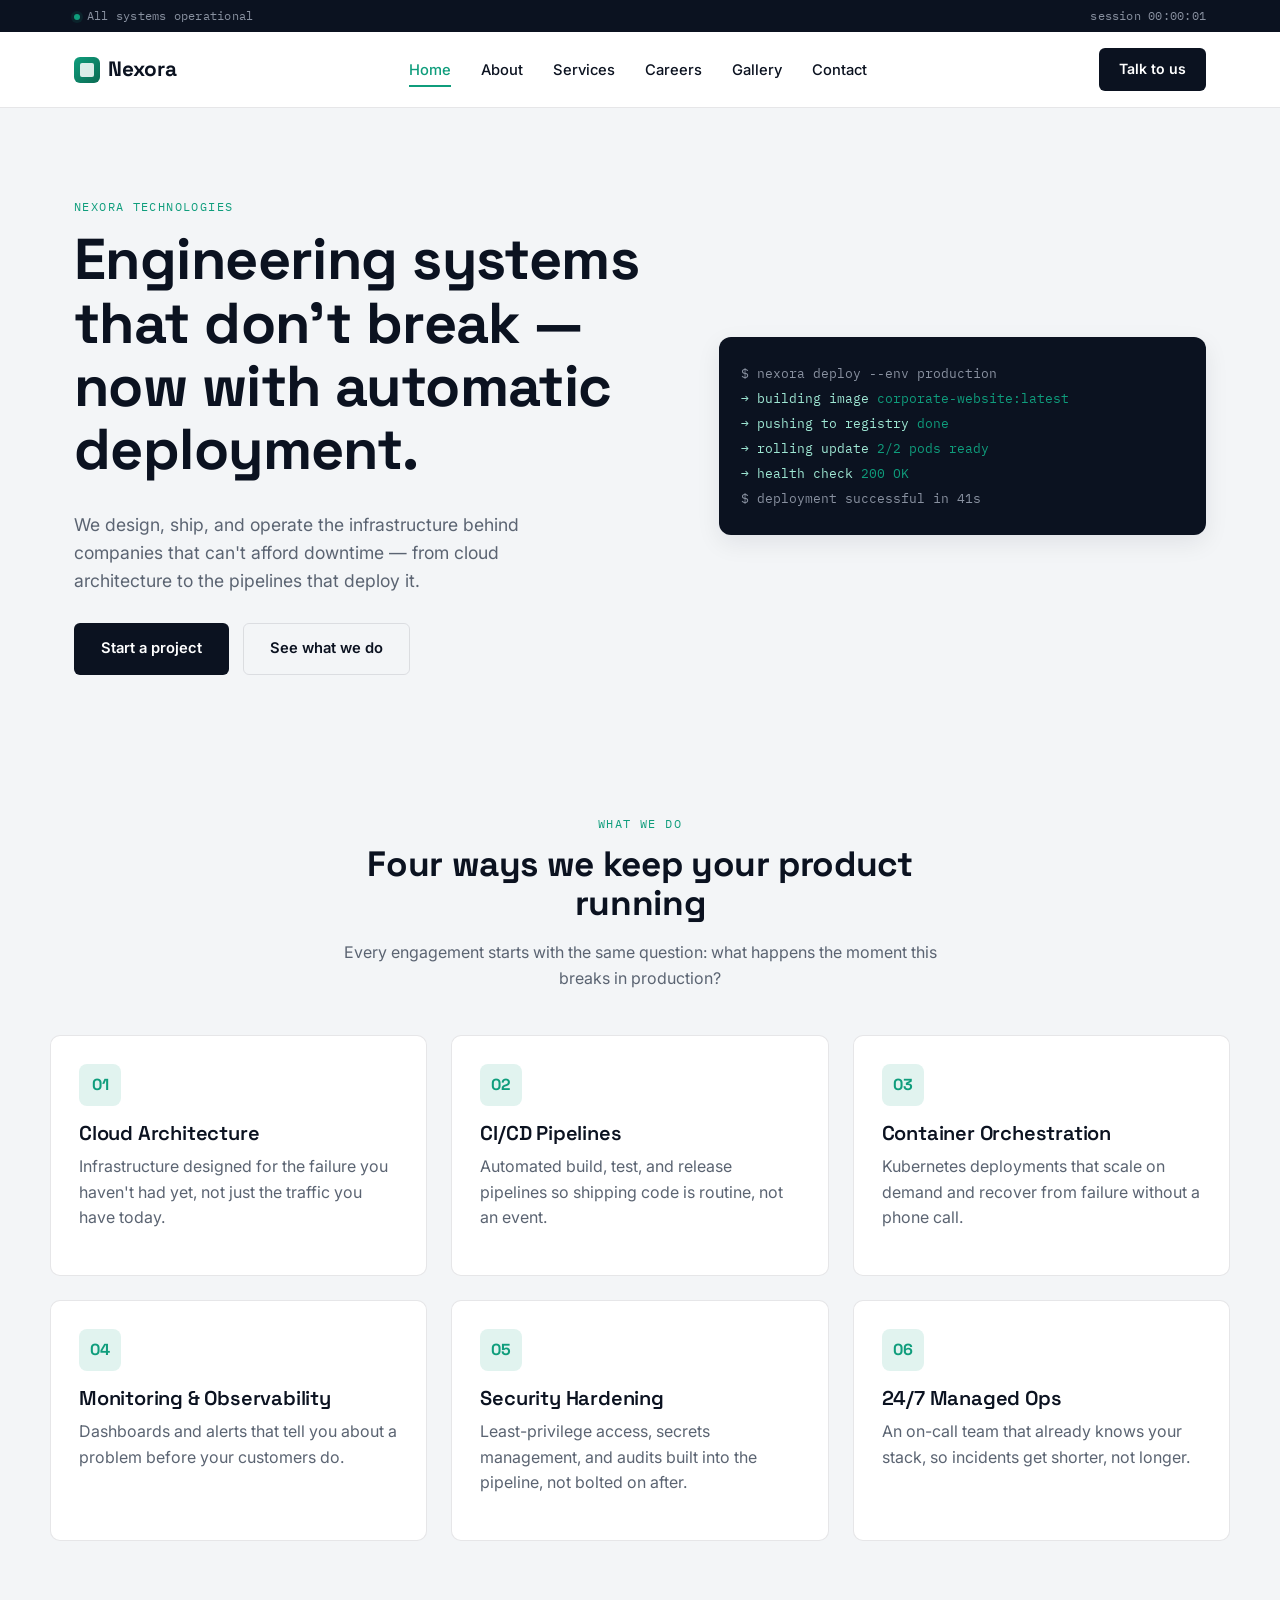
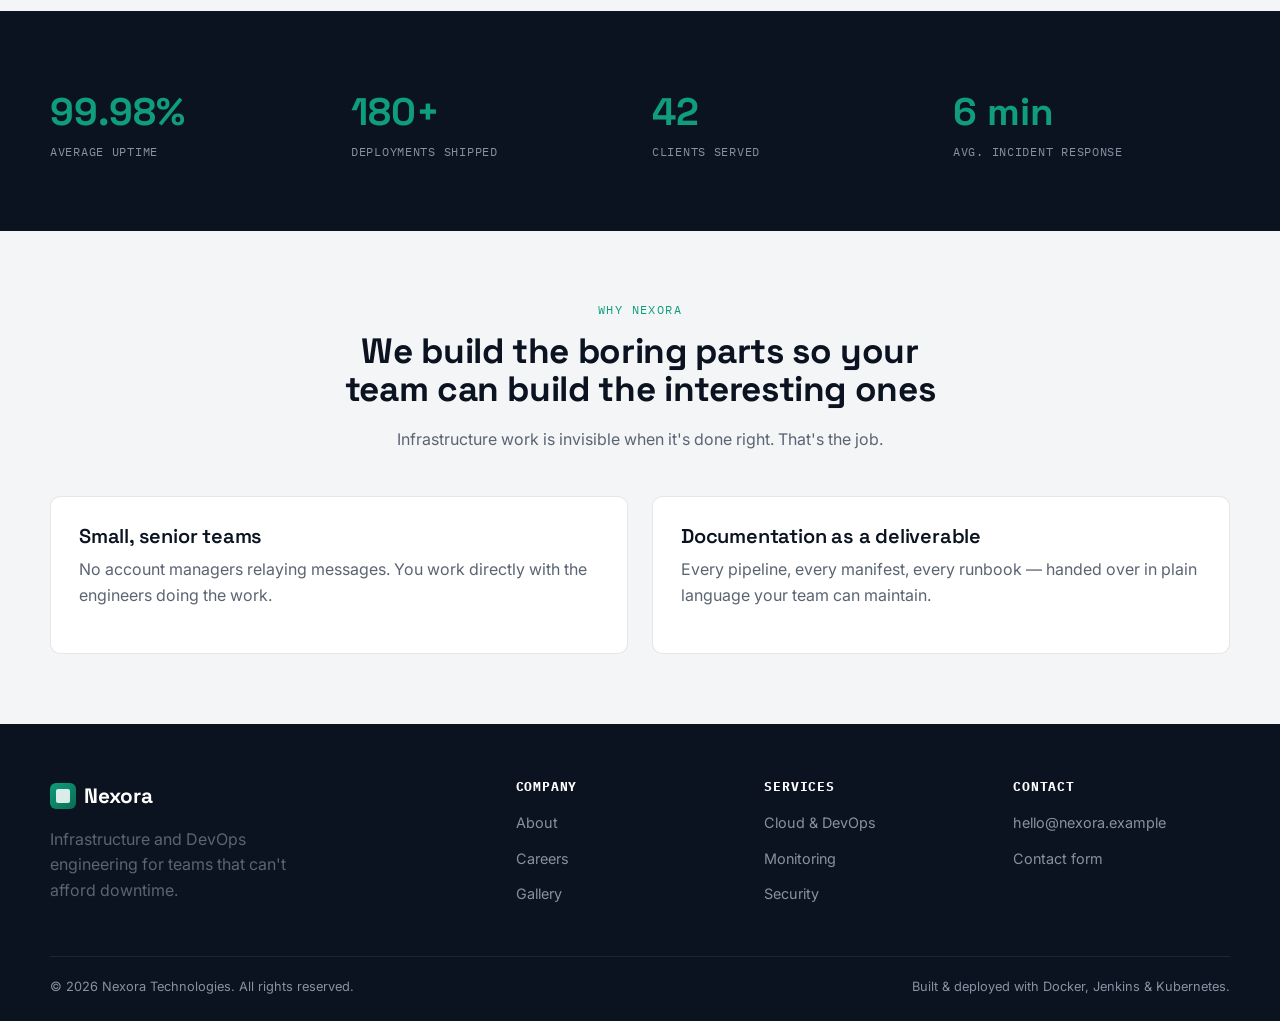
<file: index.html>
<!DOCTYPE html>
<html lang="en">
<head>
<meta charset="UTF-8">
<meta name="viewport" content="width=device-width, initial-scale=1.0">
<title>Nexora Technologies — Engineering systems that don't break</title>
<link rel="preconnect" href="https://fonts.googleapis.com">
<link href="https://fonts.googleapis.com/css2?family=Space+Grotesk:wght@500;700&family=Inter:wght@400;500;600&family=IBM+Plex+Mono:wght@400;500&display=swap" rel="stylesheet">
<link rel="stylesheet" href="css/style.css">
</head>
<body>

<div class="status-rail">
  <div class="container">
    <span><span class="status-dot"></span>All systems operational</span>
    <span id="uptime-clock">session 00:00:00</span>
  </div>
</div>

<header class="site-header">
  <nav class="navbar">
    <a href="index.html" class="logo"><span class="logo-mark"></span>Nexora</a>
    <ul class="nav-links">
      <li><a href="index.html">Home</a></li>
      <li><a href="about.html">About</a></li>
      <li><a href="services.html">Services</a></li>
      <li><a href="careers.html">Careers</a></li>
      <li><a href="gallery.html">Gallery</a></li>
      <li><a href="contact.html">Contact</a></li>
    </ul>
    <a href="contact.html" class="nav-cta">Talk to us</a>
    <button class="hamburger" aria-label="Menu"><span></span><span></span><span></span></button>
  </nav>
</header>

<section class="hero">
  <div>
    <span class="eyebrow">Nexora Technologies</span>
    <h1>Engineering systems that don't break — now with automatic deployment.</h1>
    <p class="lead">We design, ship, and operate the infrastructure behind companies that can't afford downtime — from cloud architecture to the pipelines that deploy it.</p>
    <div class="hero-actions">
      <a href="contact.html" class="btn btn-primary">Start a project</a>
      <a href="services.html" class="btn btn-outline">See what we do</a>
    </div>
  </div>
  <div class="hero-visual">
    <div class="line dim">$ nexora deploy --env production</div>
    <div class="line">→ building image <span class="ok">corporate-website:latest</span></div>
    <div class="line">→ pushing to registry <span class="ok">done</span></div>
    <div class="line">→ rolling update <span class="ok">2/2 pods ready</span></div>
    <div class="line">→ health check <span class="ok">200 OK</span></div>
    <div class="line dim">$ deployment successful in 41s</div>
  </div>
</section>

<section>
  <div class="section-head">
    <span class="eyebrow">What we do</span>
    <h2>Four ways we keep your product running</h2>
    <p>Every engagement starts with the same question: what happens the moment this breaks in production?</p>
  </div>
  <div class="grid-3">
    <div class="card">
      <div class="icon">01</div>
      <h3>Cloud Architecture</h3>
      <p>Infrastructure designed for the failure you haven't had yet, not just the traffic you have today.</p>
    </div>
    <div class="card">
      <div class="icon">02</div>
      <h3>CI/CD Pipelines</h3>
      <p>Automated build, test, and release pipelines so shipping code is routine, not an event.</p>
    </div>
    <div class="card">
      <div class="icon">03</div>
      <h3>Container Orchestration</h3>
      <p>Kubernetes deployments that scale on demand and recover from failure without a phone call.</p>
    </div>
    <div class="card">
      <div class="icon">04</div>
      <h3>Monitoring &amp; Observability</h3>
      <p>Dashboards and alerts that tell you about a problem before your customers do.</p>
    </div>
    <div class="card">
      <div class="icon">05</div>
      <h3>Security Hardening</h3>
      <p>Least-privilege access, secrets management, and audits built into the pipeline, not bolted on after.</p>
    </div>
    <div class="card">
      <div class="icon">06</div>
      <h3>24/7 Managed Ops</h3>
      <p>An on-call team that already knows your stack, so incidents get shorter, not longer.</p>
    </div>
  </div>
</section>

<section class="band-dark">
  <div class="stats-row">
    <div class="stat"><div class="num">99.98%</div><div class="label">Average uptime</div></div>
    <div class="stat"><div class="num">180+</div><div class="label">Deployments shipped</div></div>
    <div class="stat"><div class="num">42</div><div class="label">Clients served</div></div>
    <div class="stat"><div class="num">6 min</div><div class="label">Avg. incident response</div></div>
  </div>
</section>

<section>
  <div class="section-head">
    <span class="eyebrow">Why Nexora</span>
    <h2>We build the boring parts so your team can build the interesting ones</h2>
    <p>Infrastructure work is invisible when it's done right. That's the job.</p>
  </div>
  <div class="grid-2">
    <div class="card">
      <h3>Small, senior teams</h3>
      <p>No account managers relaying messages. You work directly with the engineers doing the work.</p>
    </div>
    <div class="card">
      <h3>Documentation as a deliverable</h3>
      <p>Every pipeline, every manifest, every runbook — handed over in plain language your team can maintain.</p>
    </div>
  </div>
</section>

<footer class="site-footer">
  <div class="footer-grid">
    <div>
      <a href="index.html" class="logo" style="color:#fff;"><span class="logo-mark"></span>Nexora</a>
      <p style="margin-top:14px; max-width:280px;">Infrastructure and DevOps engineering for teams that can't afford downtime.</p>
    </div>
    <div>
      <h4>Company</h4>
      <ul>
        <li><a href="about.html">About</a></li>
        <li><a href="careers.html">Careers</a></li>
        <li><a href="gallery.html">Gallery</a></li>
      </ul>
    </div>
    <div>
      <h4>Services</h4>
      <ul>
        <li><a href="services.html">Cloud &amp; DevOps</a></li>
        <li><a href="services.html">Monitoring</a></li>
        <li><a href="services.html">Security</a></li>
      </ul>
    </div>
    <div>
      <h4>Contact</h4>
      <ul>
        <li><a href="mailto:hello@nexora.example">hello@nexora.example</a></li>
        <li><a href="contact.html">Contact form</a></li>
      </ul>
    </div>
  </div>
  <div class="footer-bottom">
    <span>© 2026 Nexora Technologies. All rights reserved.</span>
    <span>Built &amp; deployed with Docker, Jenkins &amp; Kubernetes.</span>
  </div>
</footer>

<script src="js/script.js"></script>
</body>
</html>
</file>
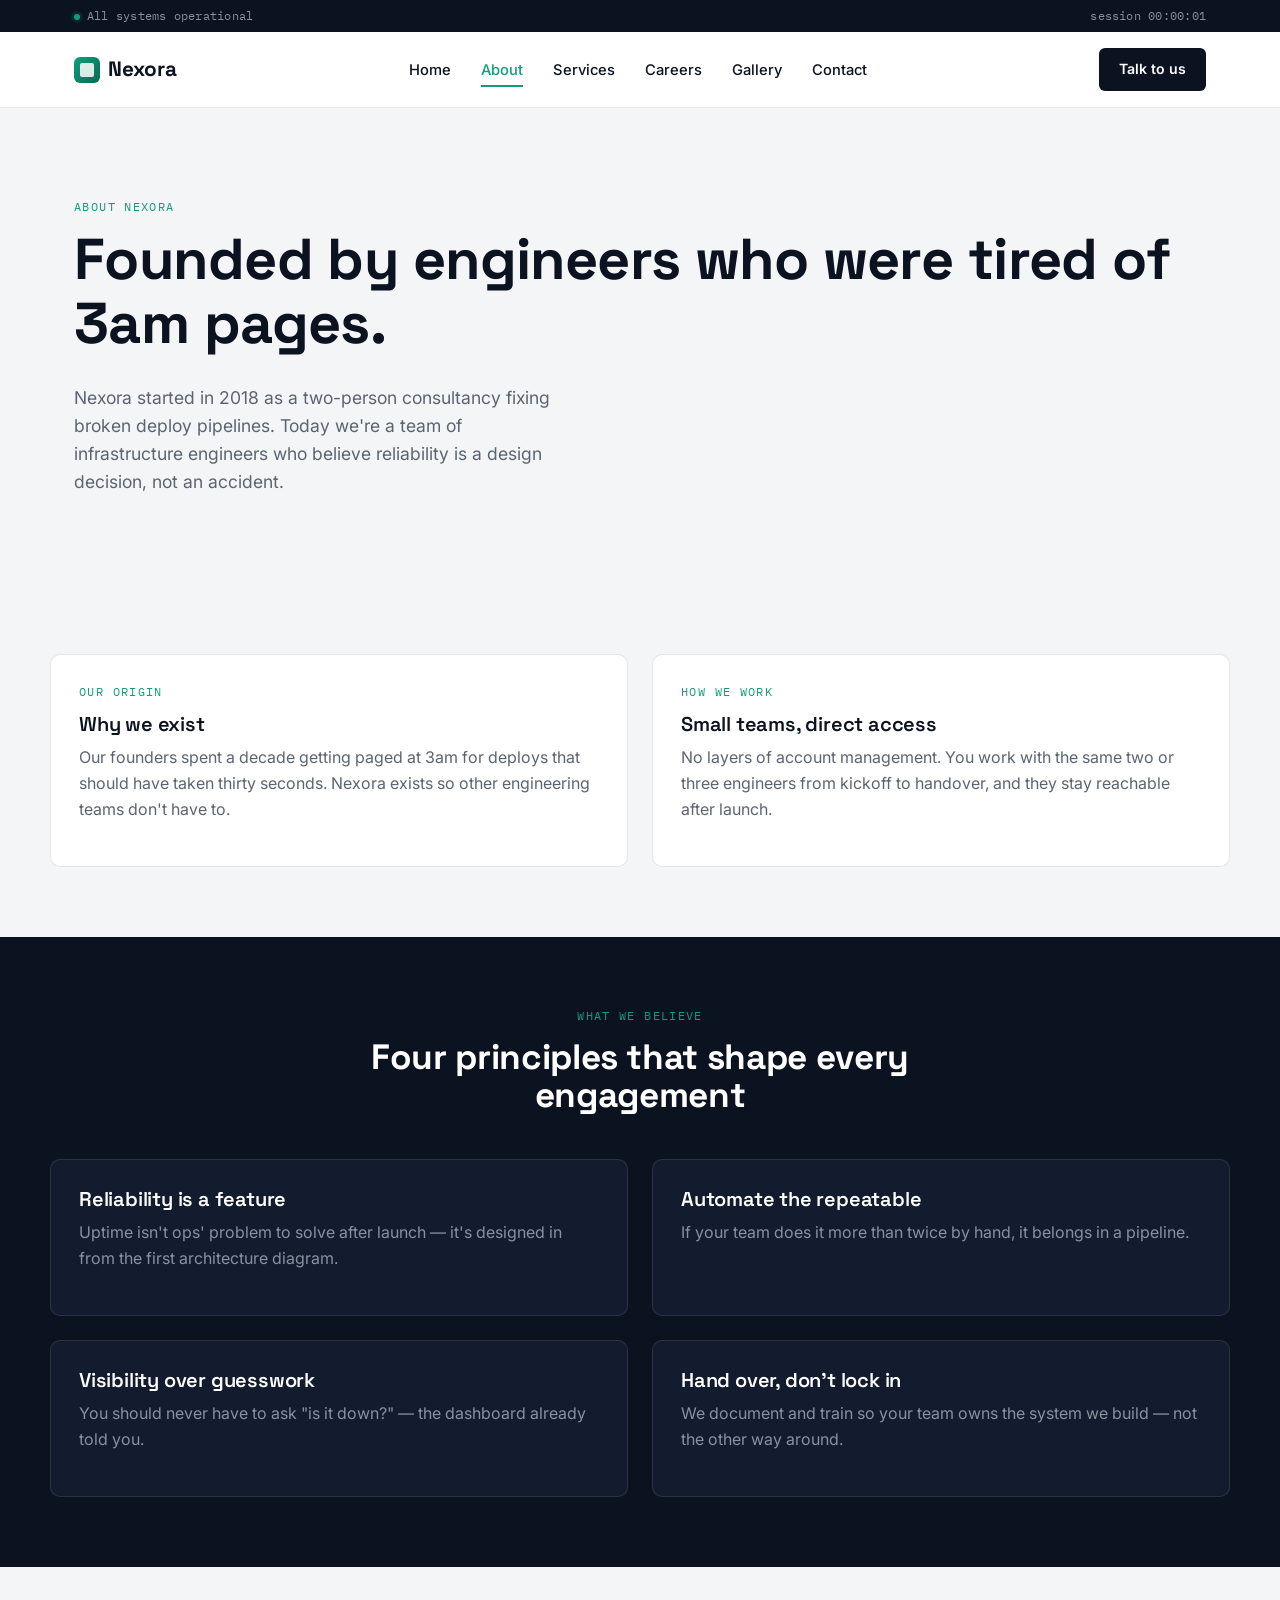
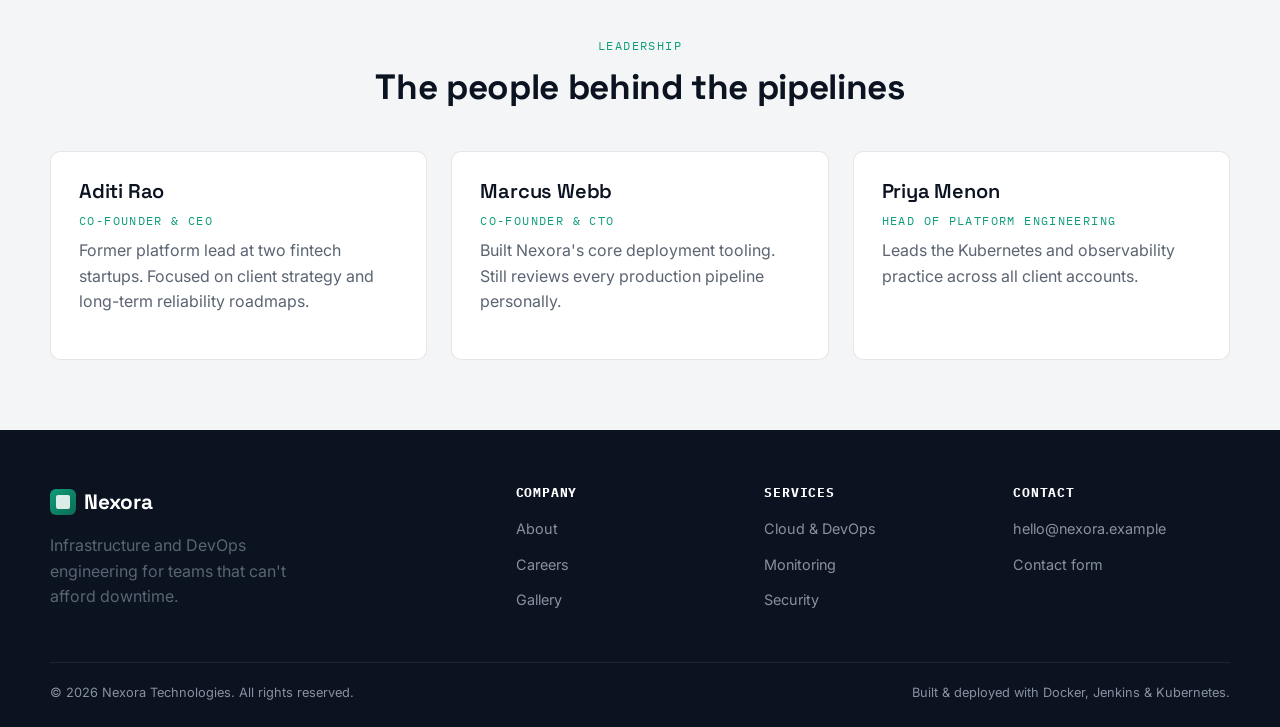
<file: about.html>
<!DOCTYPE html>
<html lang="en">
<head>
<meta charset="UTF-8">
<meta name="viewport" content="width=device-width, initial-scale=1.0">
<title>About — Nexora Technologies</title>
<link rel="preconnect" href="https://fonts.googleapis.com">
<link href="https://fonts.googleapis.com/css2?family=Space+Grotesk:wght@500;700&family=Inter:wght@400;500;600&family=IBM+Plex+Mono:wght@400;500&display=swap" rel="stylesheet">
<link rel="stylesheet" href="css/style.css">
</head>
<body>

<div class="status-rail">
  <div class="container">
    <span><span class="status-dot"></span>All systems operational</span>
    <span id="uptime-clock">session 00:00:00</span>
  </div>
</div>

<header class="site-header">
  <nav class="navbar">
    <a href="index.html" class="logo"><span class="logo-mark"></span>Nexora</a>
    <ul class="nav-links">
      <li><a href="index.html">Home</a></li>
      <li><a href="about.html">About</a></li>
      <li><a href="services.html">Services</a></li>
      <li><a href="careers.html">Careers</a></li>
      <li><a href="gallery.html">Gallery</a></li>
      <li><a href="contact.html">Contact</a></li>
    </ul>
    <a href="contact.html" class="nav-cta">Talk to us</a>
    <button class="hamburger" aria-label="Menu"><span></span><span></span><span></span></button>
  </nav>
</header>

<section class="hero" style="grid-template-columns:1fr;">
  <div>
    <span class="eyebrow">About Nexora</span>
    <h1>Founded by engineers who were tired of 3am pages.</h1>
    <p class="lead">Nexora started in 2018 as a two-person consultancy fixing broken deploy pipelines. Today we're a team of infrastructure engineers who believe reliability is a design decision, not an accident.</p>
  </div>
</section>

<section>
  <div class="grid-2">
    <div class="card">
      <span class="eyebrow">Our origin</span>
      <h3>Why we exist</h3>
      <p>Our founders spent a decade getting paged at 3am for deploys that should have taken thirty seconds. Nexora exists so other engineering teams don't have to.</p>
    </div>
    <div class="card">
      <span class="eyebrow">How we work</span>
      <h3>Small teams, direct access</h3>
      <p>No layers of account management. You work with the same two or three engineers from kickoff to handover, and they stay reachable after launch.</p>
    </div>
  </div>
</section>

<section class="band-dark">
  <div class="section-head">
    <span class="eyebrow">What we believe</span>
    <h2>Four principles that shape every engagement</h2>
  </div>
  <div class="grid-2">
    <div class="card" style="background:var(--ink-soft); border-color:rgba(255,255,255,0.1);">
      <h3 style="color:#fff;">Reliability is a feature</h3>
      <p>Uptime isn't ops' problem to solve after launch — it's designed in from the first architecture diagram.</p>
    </div>
    <div class="card" style="background:var(--ink-soft); border-color:rgba(255,255,255,0.1);">
      <h3 style="color:#fff;">Automate the repeatable</h3>
      <p>If your team does it more than twice by hand, it belongs in a pipeline.</p>
    </div>
    <div class="card" style="background:var(--ink-soft); border-color:rgba(255,255,255,0.1);">
      <h3 style="color:#fff;">Visibility over guesswork</h3>
      <p>You should never have to ask "is it down?" — the dashboard already told you.</p>
    </div>
    <div class="card" style="background:var(--ink-soft); border-color:rgba(255,255,255,0.1);">
      <h3 style="color:#fff;">Hand over, don't lock in</h3>
      <p>We document and train so your team owns the system we build — not the other way around.</p>
    </div>
  </div>
</section>

<section>
  <div class="section-head">
    <span class="eyebrow">Leadership</span>
    <h2>The people behind the pipelines</h2>
  </div>
  <div class="grid-3">
    <div class="card">
      <h3>Aditi Rao</h3>
      <p class="eyebrow" style="margin-bottom:8px;">Co-founder &amp; CEO</p>
      <p>Former platform lead at two fintech startups. Focused on client strategy and long-term reliability roadmaps.</p>
    </div>
    <div class="card">
      <h3>Marcus Webb</h3>
      <p class="eyebrow" style="margin-bottom:8px;">Co-founder &amp; CTO</p>
      <p>Built Nexora's core deployment tooling. Still reviews every production pipeline personally.</p>
    </div>
    <div class="card">
      <h3>Priya Menon</h3>
      <p class="eyebrow" style="margin-bottom:8px;">Head of Platform Engineering</p>
      <p>Leads the Kubernetes and observability practice across all client accounts.</p>
    </div>
  </div>
</section>

<footer class="site-footer">
  <div class="footer-grid">
    <div>
      <a href="index.html" class="logo" style="color:#fff;"><span class="logo-mark"></span>Nexora</a>
      <p style="margin-top:14px; max-width:280px;">Infrastructure and DevOps engineering for teams that can't afford downtime.</p>
    </div>
    <div>
      <h4>Company</h4>
      <ul>
        <li><a href="about.html">About</a></li>
        <li><a href="careers.html">Careers</a></li>
        <li><a href="gallery.html">Gallery</a></li>
      </ul>
    </div>
    <div>
      <h4>Services</h4>
      <ul>
        <li><a href="services.html">Cloud &amp; DevOps</a></li>
        <li><a href="services.html">Monitoring</a></li>
        <li><a href="services.html">Security</a></li>
      </ul>
    </div>
    <div>
      <h4>Contact</h4>
      <ul>
        <li><a href="mailto:hello@nexora.example">hello@nexora.example</a></li>
        <li><a href="contact.html">Contact form</a></li>
      </ul>
    </div>
  </div>
  <div class="footer-bottom">
    <span>© 2026 Nexora Technologies. All rights reserved.</span>
    <span>Built &amp; deployed with Docker, Jenkins &amp; Kubernetes.</span>
  </div>
</footer>

<script src="js/script.js"></script>
</body>
</html>
</file>
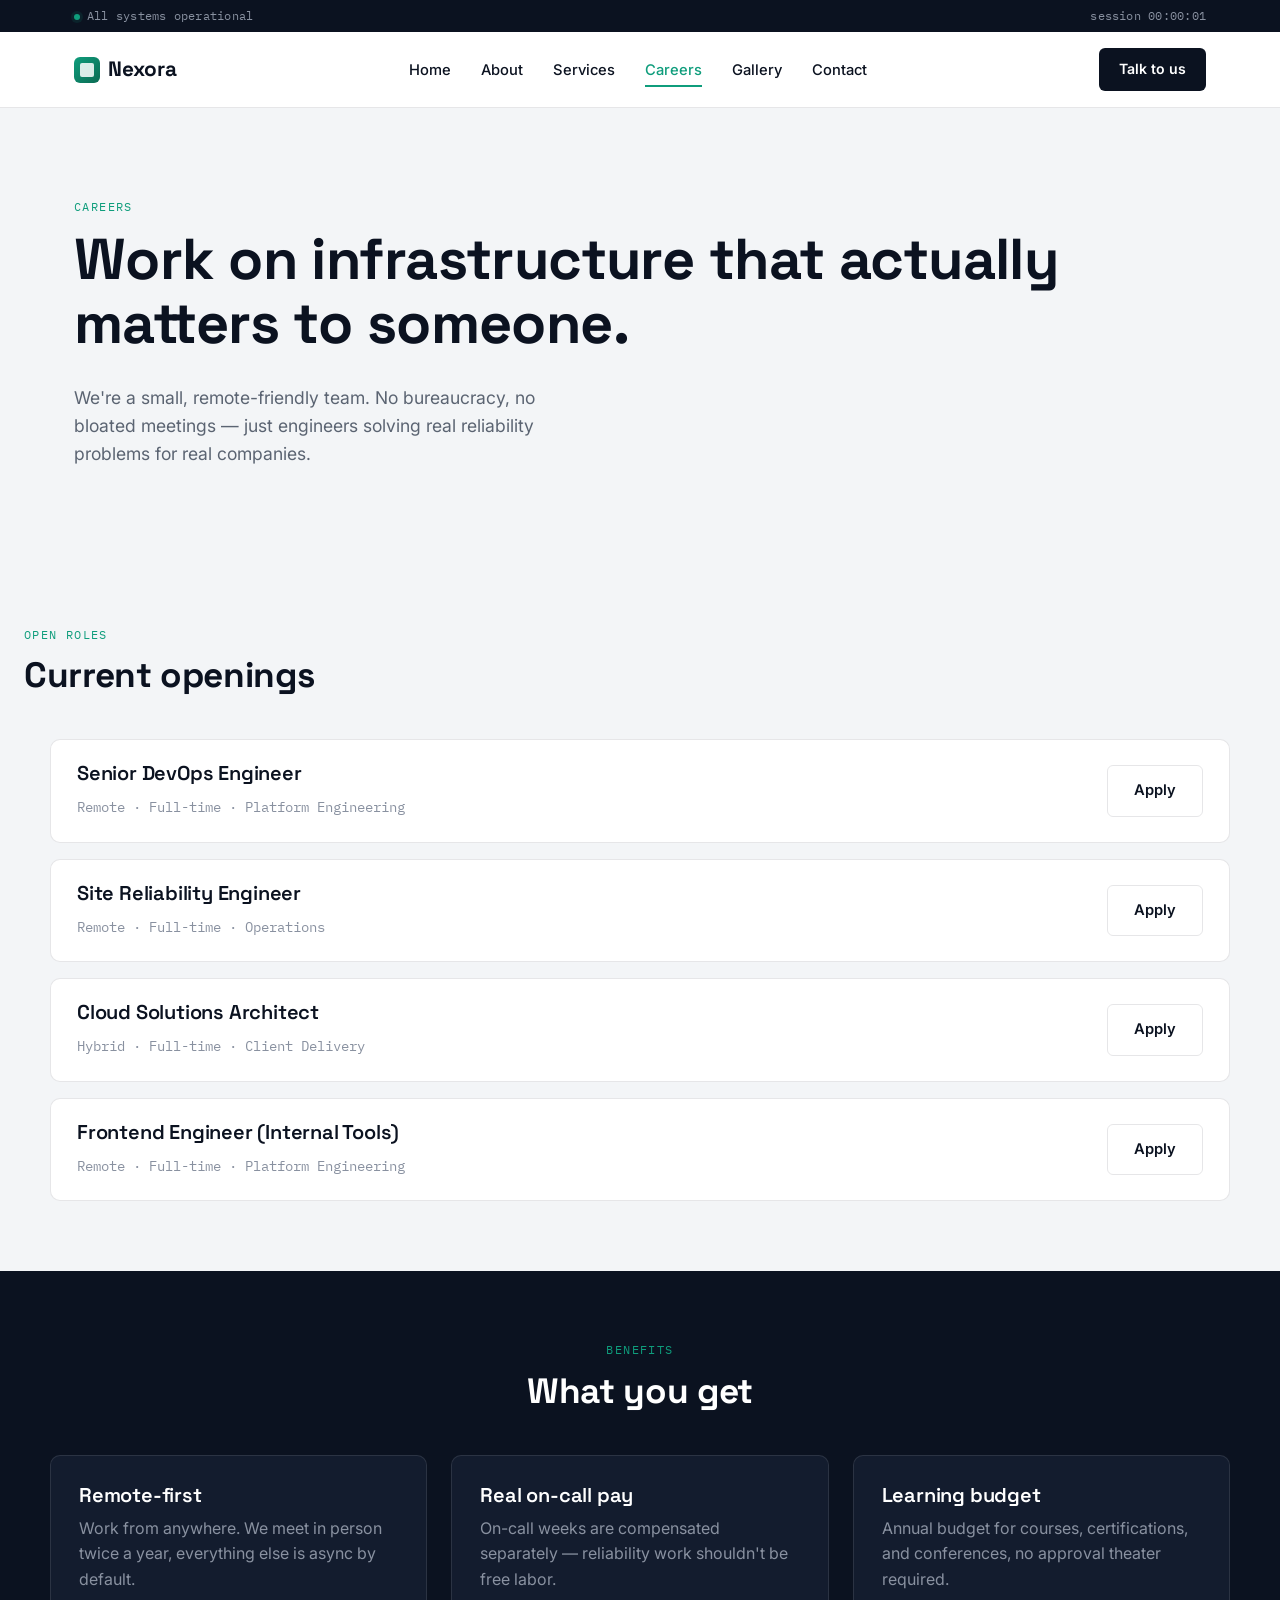
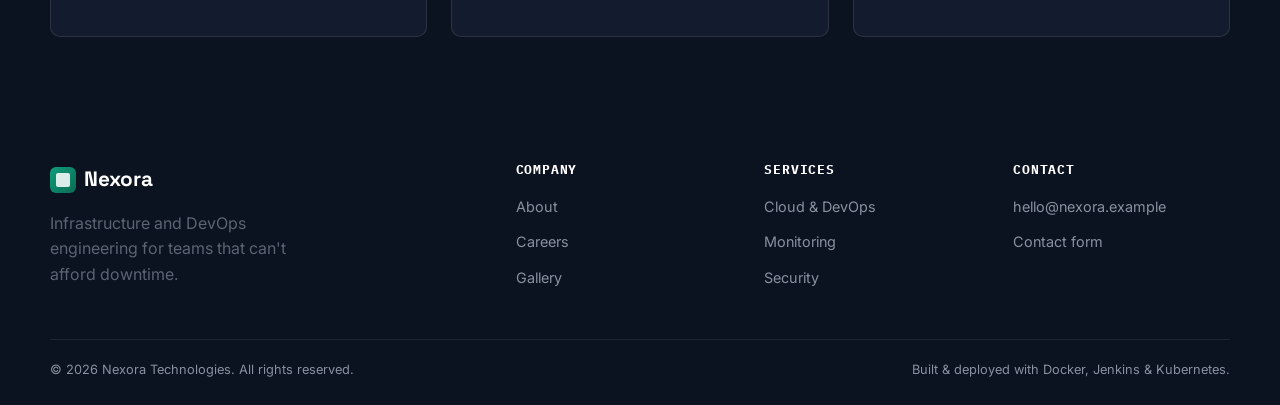
<file: careers.html>
<!DOCTYPE html>
<html lang="en">
<head>
<meta charset="UTF-8">
<meta name="viewport" content="width=device-width, initial-scale=1.0">
<title>Careers — Nexora Technologies</title>
<link rel="preconnect" href="https://fonts.googleapis.com">
<link href="https://fonts.googleapis.com/css2?family=Space+Grotesk:wght@500;700&family=Inter:wght@400;500;600&family=IBM+Plex+Mono:wght@400;500&display=swap" rel="stylesheet">
<link rel="stylesheet" href="css/style.css">
</head>
<body>

<div class="status-rail">
  <div class="container">
    <span><span class="status-dot"></span>All systems operational</span>
    <span id="uptime-clock">session 00:00:00</span>
  </div>
</div>

<header class="site-header">
  <nav class="navbar">
    <a href="index.html" class="logo"><span class="logo-mark"></span>Nexora</a>
    <ul class="nav-links">
      <li><a href="index.html">Home</a></li>
      <li><a href="about.html">About</a></li>
      <li><a href="services.html">Services</a></li>
      <li><a href="careers.html">Careers</a></li>
      <li><a href="gallery.html">Gallery</a></li>
      <li><a href="contact.html">Contact</a></li>
    </ul>
    <a href="contact.html" class="nav-cta">Talk to us</a>
    <button class="hamburger" aria-label="Menu"><span></span><span></span><span></span></button>
  </nav>
</header>

<section class="hero" style="grid-template-columns:1fr;">
  <div>
    <span class="eyebrow">Careers</span>
    <h1>Work on infrastructure that actually matters to someone.</h1>
    <p class="lead">We're a small, remote-friendly team. No bureaucracy, no bloated meetings — just engineers solving real reliability problems for real companies.</p>
  </div>
</section>

<section>
  <div class="section-head left">
    <span class="eyebrow">Open roles</span>
    <h2>Current openings</h2>
  </div>
  <div class="job-list">
    <div class="job-item">
      <div>
        <h3>Senior DevOps Engineer</h3>
        <span class="job-meta">Remote · Full-time · Platform Engineering</span>
      </div>
      <a href="contact.html" class="btn btn-outline">Apply</a>
    </div>
    <div class="job-item">
      <div>
        <h3>Site Reliability Engineer</h3>
        <span class="job-meta">Remote · Full-time · Operations</span>
      </div>
      <a href="contact.html" class="btn btn-outline">Apply</a>
    </div>
    <div class="job-item">
      <div>
        <h3>Cloud Solutions Architect</h3>
        <span class="job-meta">Hybrid · Full-time · Client Delivery</span>
      </div>
      <a href="contact.html" class="btn btn-outline">Apply</a>
    </div>
    <div class="job-item">
      <div>
        <h3>Frontend Engineer (Internal Tools)</h3>
        <span class="job-meta">Remote · Full-time · Platform Engineering</span>
      </div>
      <a href="contact.html" class="btn btn-outline">Apply</a>
    </div>
  </div>
</section>

<section class="band-dark">
  <div class="section-head">
    <span class="eyebrow">Benefits</span>
    <h2>What you get</h2>
  </div>
  <div class="grid-3">
    <div class="card" style="background:var(--ink-soft); border-color:rgba(255,255,255,0.1);">
      <h3 style="color:#fff;">Remote-first</h3>
      <p>Work from anywhere. We meet in person twice a year, everything else is async by default.</p>
    </div>
    <div class="card" style="background:var(--ink-soft); border-color:rgba(255,255,255,0.1);">
      <h3 style="color:#fff;">Real on-call pay</h3>
      <p>On-call weeks are compensated separately — reliability work shouldn't be free labor.</p>
    </div>
    <div class="card" style="background:var(--ink-soft); border-color:rgba(255,255,255,0.1);">
      <h3 style="color:#fff;">Learning budget</h3>
      <p>Annual budget for courses, certifications, and conferences, no approval theater required.</p>
    </div>
  </div>
</section>

<footer class="site-footer">
  <div class="footer-grid">
    <div>
      <a href="index.html" class="logo" style="color:#fff;"><span class="logo-mark"></span>Nexora</a>
      <p style="margin-top:14px; max-width:280px;">Infrastructure and DevOps engineering for teams that can't afford downtime.</p>
    </div>
    <div>
      <h4>Company</h4>
      <ul>
        <li><a href="about.html">About</a></li>
        <li><a href="careers.html">Careers</a></li>
        <li><a href="gallery.html">Gallery</a></li>
      </ul>
    </div>
    <div>
      <h4>Services</h4>
      <ul>
        <li><a href="services.html">Cloud &amp; DevOps</a></li>
        <li><a href="services.html">Monitoring</a></li>
        <li><a href="services.html">Security</a></li>
      </ul>
    </div>
    <div>
      <h4>Contact</h4>
      <ul>
        <li><a href="mailto:hello@nexora.example">hello@nexora.example</a></li>
        <li><a href="contact.html">Contact form</a></li>
      </ul>
    </div>
  </div>
  <div class="footer-bottom">
    <span>© 2026 Nexora Technologies. All rights reserved.</span>
    <span>Built &amp; deployed with Docker, Jenkins &amp; Kubernetes.</span>
  </div>
</footer>

<script src="js/script.js"></script>
</body>
</html>
</file>
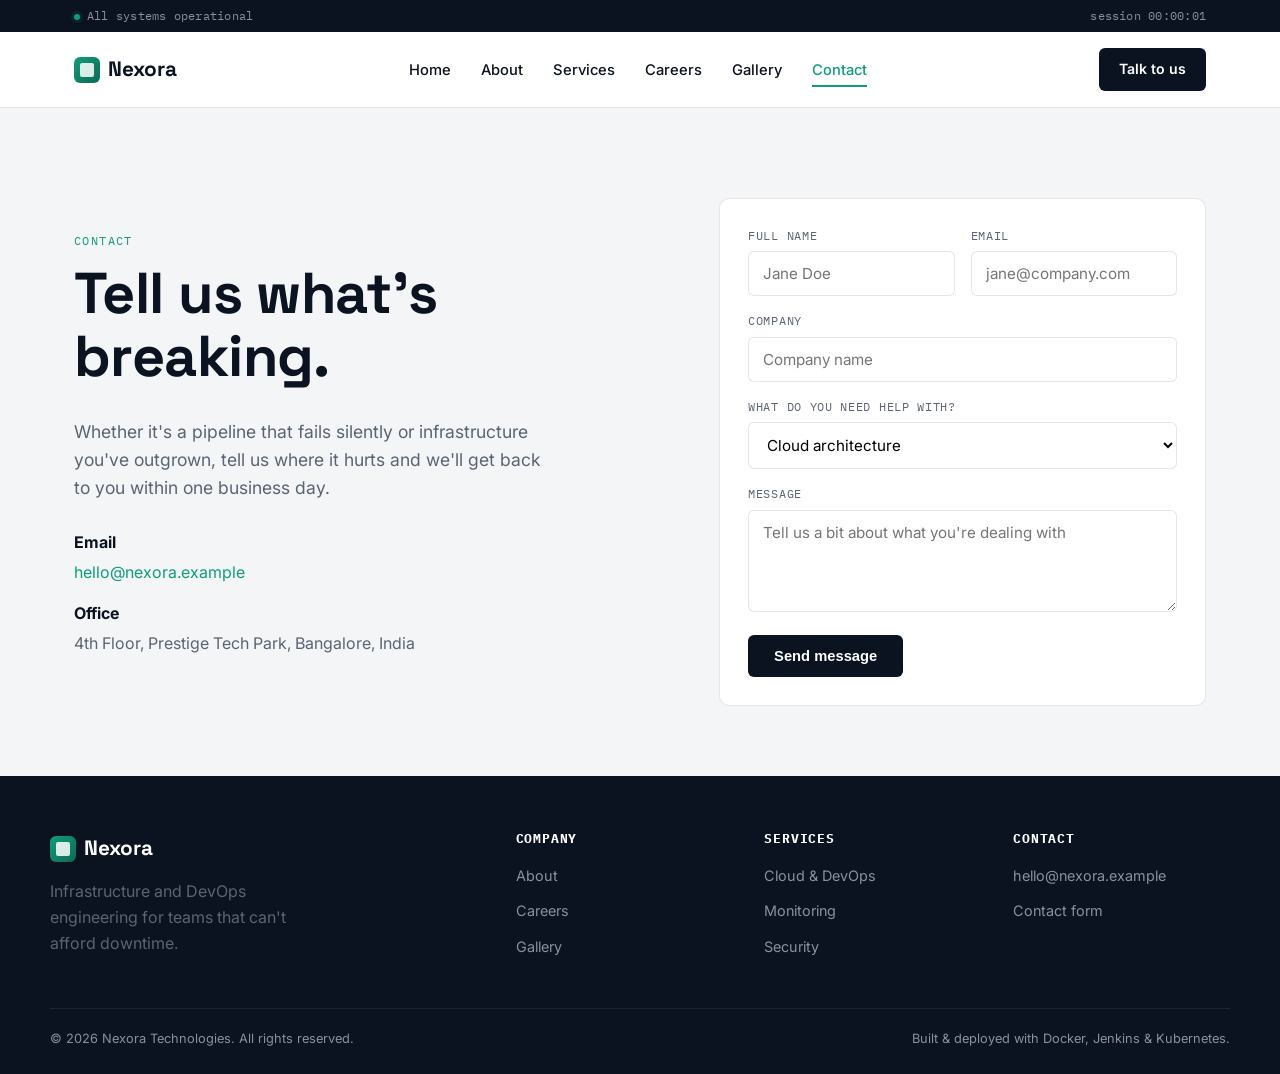
<file: contact.html>
<!DOCTYPE html>
<html lang="en">
<head>
<meta charset="UTF-8">
<meta name="viewport" content="width=device-width, initial-scale=1.0">
<title>Contact — Nexora Technologies</title>
<link rel="preconnect" href="https://fonts.googleapis.com">
<link href="https://fonts.googleapis.com/css2?family=Space+Grotesk:wght@500;700&family=Inter:wght@400;500;600&family=IBM+Plex+Mono:wght@400;500&display=swap" rel="stylesheet">
<link rel="stylesheet" href="css/style.css">
</head>
<body>

<div class="status-rail">
  <div class="container">
    <span><span class="status-dot"></span>All systems operational</span>
    <span id="uptime-clock">session 00:00:00</span>
  </div>
</div>

<header class="site-header">
  <nav class="navbar">
    <a href="index.html" class="logo"><span class="logo-mark"></span>Nexora</a>
    <ul class="nav-links">
      <li><a href="index.html">Home</a></li>
      <li><a href="about.html">About</a></li>
      <li><a href="services.html">Services</a></li>
      <li><a href="careers.html">Careers</a></li>
      <li><a href="gallery.html">Gallery</a></li>
      <li><a href="contact.html">Contact</a></li>
    </ul>
    <a href="contact.html" class="nav-cta">Talk to us</a>
    <button class="hamburger" aria-label="Menu"><span></span><span></span><span></span></button>
  </nav>
</header>

<section class="hero">
  <div>
    <span class="eyebrow">Contact</span>
    <h1>Tell us what's breaking.</h1>
    <p class="lead">Whether it's a pipeline that fails silently or infrastructure you've outgrown, tell us where it hurts and we'll get back to you within one business day.</p>
    <div style="margin-top:28px;">
      <p style="margin-bottom:4px;"><strong style="color:var(--ink);">Email</strong></p>
      <p><a href="mailto:hello@nexora.example" style="color:var(--signal);">hello@nexora.example</a></p>
      <p style="margin-bottom:4px;"><strong style="color:var(--ink);">Office</strong></p>
      <p>4th Floor, Prestige Tech Park, Bangalore, India</p>
    </div>
  </div>
  <div class="card">
    <form class="contact-form">
      <div class="form-row">
        <div>
          <label for="name">Full name</label>
          <input type="text" id="name" name="name" placeholder="Jane Doe" required>
        </div>
        <div>
          <label for="email">Email</label>
          <input type="email" id="email" name="email" placeholder="jane@company.com" required>
        </div>
      </div>
      <div>
        <label for="company">Company</label>
        <input type="text" id="company" name="company" placeholder="Company name">
      </div>
      <div>
        <label for="topic">What do you need help with?</label>
        <select id="topic" name="topic">
          <option>Cloud architecture</option>
          <option>CI/CD pipelines</option>
          <option>Kubernetes / containers</option>
          <option>Monitoring &amp; observability</option>
          <option>Something else</option>
        </select>
      </div>
      <div>
        <label for="message">Message</label>
        <textarea id="message" name="message" rows="4" placeholder="Tell us a bit about what you're dealing with"></textarea>
      </div>
      <button type="submit" class="btn btn-primary" style="border:none; width:fit-content;">Send message</button>
      <div id="form-status"></div>
    </form>
  </div>
</section>

<footer class="site-footer">
  <div class="footer-grid">
    <div>
      <a href="index.html" class="logo" style="color:#fff;"><span class="logo-mark"></span>Nexora</a>
      <p style="margin-top:14px; max-width:280px;">Infrastructure and DevOps engineering for teams that can't afford downtime.</p>
    </div>
    <div>
      <h4>Company</h4>
      <ul>
        <li><a href="about.html">About</a></li>
        <li><a href="careers.html">Careers</a></li>
        <li><a href="gallery.html">Gallery</a></li>
      </ul>
    </div>
    <div>
      <h4>Services</h4>
      <ul>
        <li><a href="services.html">Cloud &amp; DevOps</a></li>
        <li><a href="services.html">Monitoring</a></li>
        <li><a href="services.html">Security</a></li>
      </ul>
    </div>
    <div>
      <h4>Contact</h4>
      <ul>
        <li><a href="mailto:hello@nexora.example">hello@nexora.example</a></li>
        <li><a href="contact.html">Contact form</a></li>
      </ul>
    </div>
  </div>
  <div class="footer-bottom">
    <span>© 2026 Nexora Technologies. All rights reserved.</span>
    <span>Built &amp; deployed with Docker, Jenkins &amp; Kubernetes.</span>
  </div>
</footer>

<script src="js/script.js"></script>
</body>
</html>
</file>
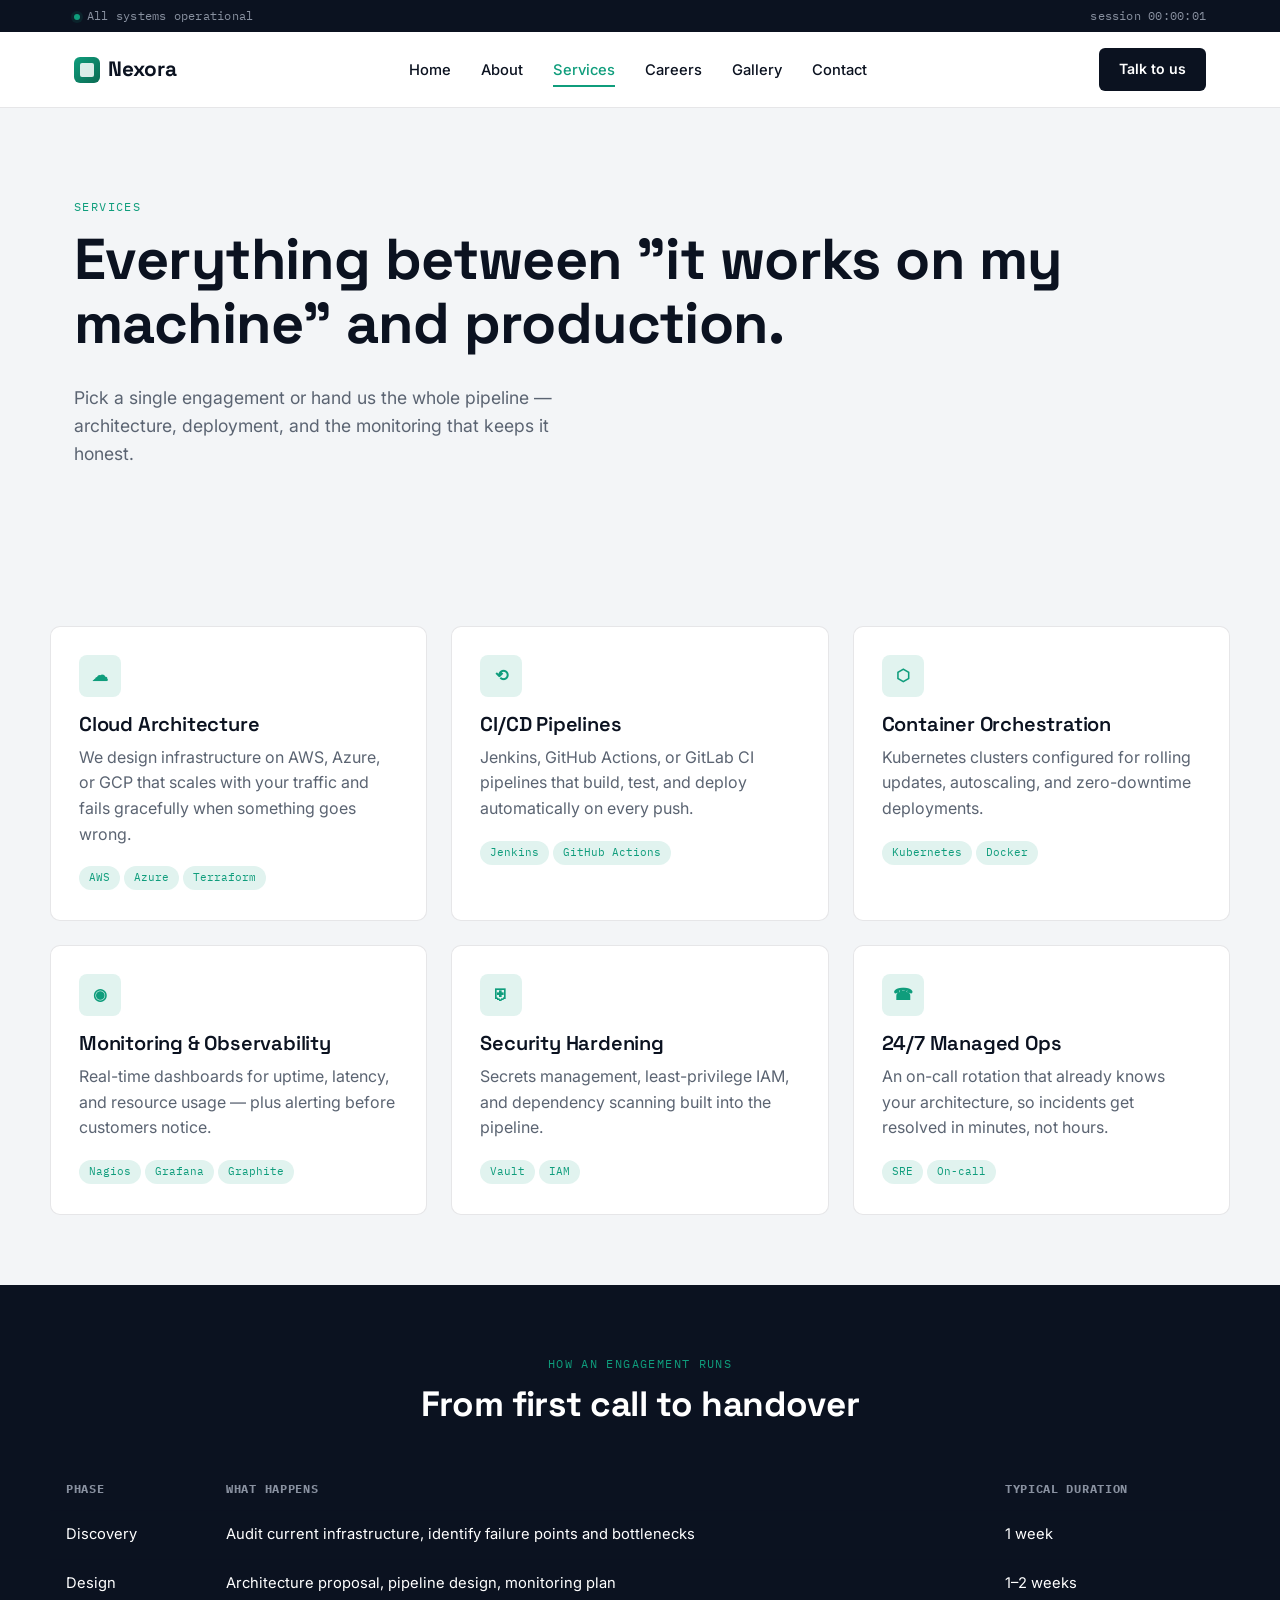
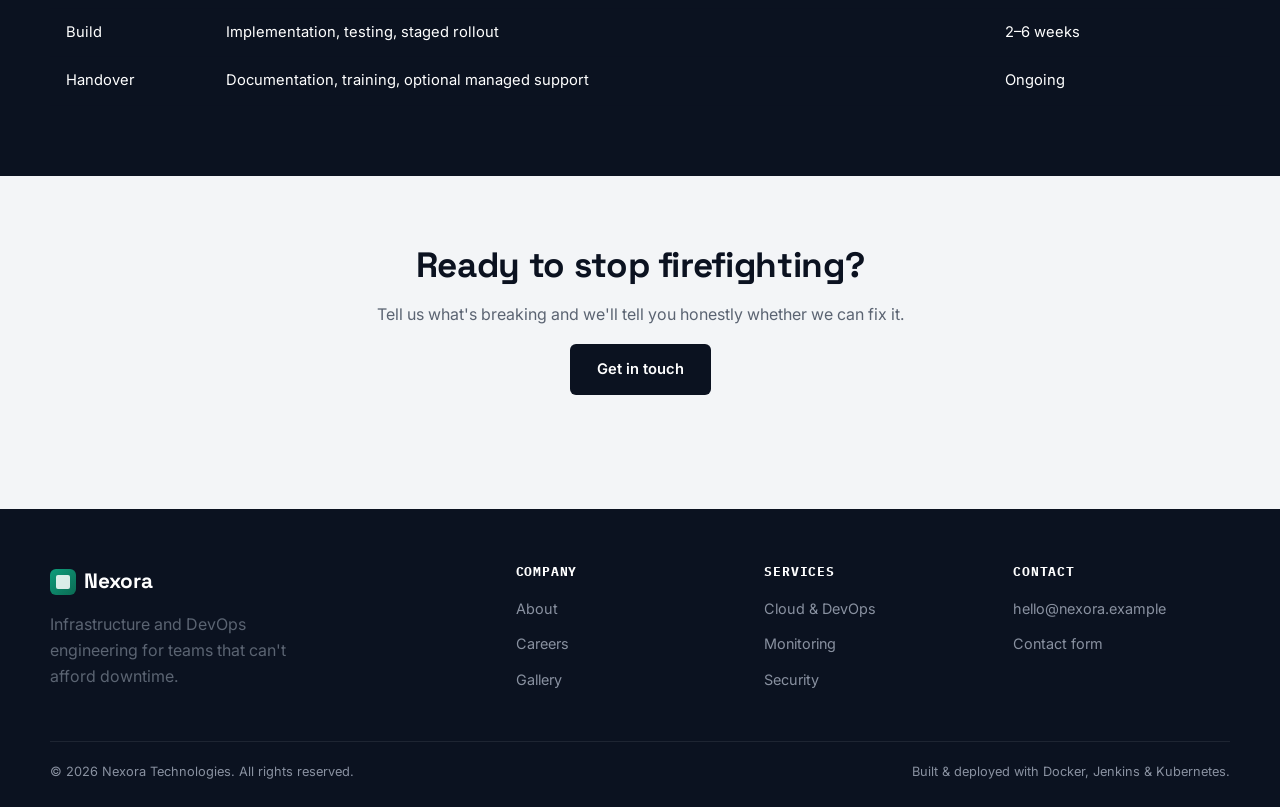
<file: services.html>
<!DOCTYPE html>
<html lang="en">
<head>
<meta charset="UTF-8">
<meta name="viewport" content="width=device-width, initial-scale=1.0">
<title>Services — Nexora Technologies</title>
<link rel="preconnect" href="https://fonts.googleapis.com">
<link href="https://fonts.googleapis.com/css2?family=Space+Grotesk:wght@500;700&family=Inter:wght@400;500;600&family=IBM+Plex+Mono:wght@400;500&display=swap" rel="stylesheet">
<link rel="stylesheet" href="css/style.css">
</head>
<body>

<div class="status-rail">
  <div class="container">
    <span><span class="status-dot"></span>All systems operational</span>
    <span id="uptime-clock">session 00:00:00</span>
  </div>
</div>

<header class="site-header">
  <nav class="navbar">
    <a href="index.html" class="logo"><span class="logo-mark"></span>Nexora</a>
    <ul class="nav-links">
      <li><a href="index.html">Home</a></li>
      <li><a href="about.html">About</a></li>
      <li><a href="services.html">Services</a></li>
      <li><a href="careers.html">Careers</a></li>
      <li><a href="gallery.html">Gallery</a></li>
      <li><a href="contact.html">Contact</a></li>
    </ul>
    <a href="contact.html" class="nav-cta">Talk to us</a>
    <button class="hamburger" aria-label="Menu"><span></span><span></span><span></span></button>
  </nav>
</header>

<section class="hero" style="grid-template-columns:1fr;">
  <div>
    <span class="eyebrow">Services</span>
    <h1>Everything between "it works on my machine" and production.</h1>
    <p class="lead">Pick a single engagement or hand us the whole pipeline — architecture, deployment, and the monitoring that keeps it honest.</p>
  </div>
</section>

<section>
  <div class="grid-3">
    <div class="card">
      <div class="icon">☁</div>
      <h3>Cloud Architecture</h3>
      <p>We design infrastructure on AWS, Azure, or GCP that scales with your traffic and fails gracefully when something goes wrong.</p>
      <span class="tag">AWS</span><span class="tag">Azure</span><span class="tag">Terraform</span>
    </div>
    <div class="card">
      <div class="icon">⟲</div>
      <h3>CI/CD Pipelines</h3>
      <p>Jenkins, GitHub Actions, or GitLab CI pipelines that build, test, and deploy automatically on every push.</p>
      <span class="tag">Jenkins</span><span class="tag">GitHub Actions</span>
    </div>
    <div class="card">
      <div class="icon">⬡</div>
      <h3>Container Orchestration</h3>
      <p>Kubernetes clusters configured for rolling updates, autoscaling, and zero-downtime deployments.</p>
      <span class="tag">Kubernetes</span><span class="tag">Docker</span>
    </div>
    <div class="card">
      <div class="icon">◉</div>
      <h3>Monitoring &amp; Observability</h3>
      <p>Real-time dashboards for uptime, latency, and resource usage — plus alerting before customers notice.</p>
      <span class="tag">Nagios</span><span class="tag">Grafana</span><span class="tag">Graphite</span>
    </div>
    <div class="card">
      <div class="icon">⛨</div>
      <h3>Security Hardening</h3>
      <p>Secrets management, least-privilege IAM, and dependency scanning built into the pipeline.</p>
      <span class="tag">Vault</span><span class="tag">IAM</span>
    </div>
    <div class="card">
      <div class="icon">☎</div>
      <h3>24/7 Managed Ops</h3>
      <p>An on-call rotation that already knows your architecture, so incidents get resolved in minutes, not hours.</p>
      <span class="tag">SRE</span><span class="tag">On-call</span>
    </div>
  </div>
</section>

<section class="band-dark">
  <div class="section-head">
    <span class="eyebrow">How an engagement runs</span>
    <h2>From first call to handover</h2>
  </div>
  <table class="data-table" style="max-width:var(--max-width); margin:0 auto; color:#fff;">
    <thead>
      <tr><th style="color:var(--slate-light);">Phase</th><th style="color:var(--slate-light);">What happens</th><th style="color:var(--slate-light);">Typical duration</th></tr>
    </thead>
    <tbody style="color:#fff;">
      <tr style="border-color:rgba(255,255,255,0.1);"><td>Discovery</td><td>Audit current infrastructure, identify failure points and bottlenecks</td><td>1 week</td></tr>
      <tr style="border-color:rgba(255,255,255,0.1);"><td>Design</td><td>Architecture proposal, pipeline design, monitoring plan</td><td>1–2 weeks</td></tr>
      <tr style="border-color:rgba(255,255,255,0.1);"><td>Build</td><td>Implementation, testing, staged rollout</td><td>2–6 weeks</td></tr>
      <tr style="border-color:rgba(255,255,255,0.1);"><td>Handover</td><td>Documentation, training, optional managed support</td><td>Ongoing</td></tr>
    </tbody>
  </table>
</section>

<section>
  <div class="section-head">
    <h2>Ready to stop firefighting?</h2>
    <p>Tell us what's breaking and we'll tell you honestly whether we can fix it.</p>
    <a href="contact.html" class="btn btn-primary">Get in touch</a>
  </div>
</section>

<footer class="site-footer">
  <div class="footer-grid">
    <div>
      <a href="index.html" class="logo" style="color:#fff;"><span class="logo-mark"></span>Nexora</a>
      <p style="margin-top:14px; max-width:280px;">Infrastructure and DevOps engineering for teams that can't afford downtime.</p>
    </div>
    <div>
      <h4>Company</h4>
      <ul>
        <li><a href="about.html">About</a></li>
        <li><a href="careers.html">Careers</a></li>
        <li><a href="gallery.html">Gallery</a></li>
      </ul>
    </div>
    <div>
      <h4>Services</h4>
      <ul>
        <li><a href="services.html">Cloud &amp; DevOps</a></li>
        <li><a href="services.html">Monitoring</a></li>
        <li><a href="services.html">Security</a></li>
      </ul>
    </div>
    <div>
      <h4>Contact</h4>
      <ul>
        <li><a href="mailto:hello@nexora.example">hello@nexora.example</a></li>
        <li><a href="contact.html">Contact form</a></li>
      </ul>
    </div>
  </div>
  <div class="footer-bottom">
    <span>© 2026 Nexora Technologies. All rights reserved.</span>
    <span>Built &amp; deployed with Docker, Jenkins &amp; Kubernetes.</span>
  </div>
</footer>

<script src="js/script.js"></script>
</body>
</html>
</file>
<file: css/style.css>
/* =========================================================
   NEXORA TECHNOLOGIES — Design Tokens
   Display: Space Grotesk | Body: Inter | Utility: IBM Plex Mono
   ========================================================= */

:root {
  --ink: #0b1220;
  --ink-soft: #131c2e;
  --paper: #f3f5f7;
  --paper-raised: #ffffff;
  --signal: #0f9d7c;
  --signal-soft: rgba(15, 157, 124, 0.12);
  --amber: #ff8a3d;
  --slate: #5b6472;
  --slate-light: #8991a0;
  --border: rgba(11, 18, 32, 0.1);
  --radius: 6px;
  --max-width: 1180px;
  --shadow-sm: 0 1px 2px rgba(11, 18, 32, 0.06);
  --shadow-md: 0 8px 24px rgba(11, 18, 32, 0.08);
}

* { box-sizing: border-box; }
html { scroll-behavior: smooth; }

body {
  margin: 0;
  font-family: 'Inter', -apple-system, sans-serif;
  color: var(--ink);
  background: var(--paper);
  line-height: 1.6;
  -webkit-font-smoothing: antialiased;
}

h1, h2, h3, h4 {
  font-family: 'Space Grotesk', 'Inter', sans-serif;
  margin: 0 0 0.5em 0;
  line-height: 1.1;
  letter-spacing: -0.01em;
}

h1 { font-size: clamp(2.2rem, 5vw, 3.6rem); font-weight: 700; }
h2 { font-size: clamp(1.6rem, 3vw, 2.2rem); font-weight: 700; }
h3 { font-size: 1.25rem; font-weight: 600; }

p { color: var(--slate); margin: 0 0 1em 0; }
a { color: inherit; text-decoration: none; }

.container {
  max-width: var(--max-width);
  margin: 0 auto;
  padding: 0 24px;
}

.eyebrow {
  font-family: 'IBM Plex Mono', monospace;
  font-size: 0.72rem;
  letter-spacing: 0.12em;
  text-transform: uppercase;
  color: var(--signal);
  display: block;
  margin-bottom: 12px;
}

/* ---------- Status rail (signature element) ---------- */
.status-rail {
  background: var(--ink);
  color: var(--slate-light);
  font-family: 'IBM Plex Mono', monospace;
  font-size: 0.72rem;
  letter-spacing: 0.02em;
}
.status-rail .container {
  display: flex;
  justify-content: space-between;
  align-items: center;
  padding: 7px 24px;
  flex-wrap: wrap;
  gap: 6px;
}
.status-dot {
  display: inline-block;
  width: 6px;
  height: 6px;
  border-radius: 50%;
  background: var(--signal);
  margin-right: 7px;
  box-shadow: 0 0 0 3px var(--signal-soft);
}
.status-rail a { color: var(--slate-light); }
.status-rail a:hover { color: #fff; }

/* ---------- Header / Nav ---------- */
header.site-header {
  background: var(--paper-raised);
  border-bottom: 1px solid var(--border);
  position: sticky;
  top: 0;
  z-index: 50;
}
nav.navbar {
  display: flex;
  align-items: center;
  justify-content: space-between;
  padding: 16px 24px;
  max-width: var(--max-width);
  margin: 0 auto;
}
.logo {
  font-family: 'Space Grotesk', sans-serif;
  font-weight: 700;
  font-size: 1.3rem;
  display: flex;
  align-items: center;
  gap: 8px;
}
.logo-mark {
  width: 26px;
  height: 26px;
  border-radius: 6px;
  background: linear-gradient(135deg, var(--signal), #0b6b53);
  display: inline-block;
  position: relative;
}
.logo-mark::after {
  content: "";
  position: absolute;
  inset: 6px;
  border-radius: 2px;
  background: rgba(255,255,255,0.85);
}
.nav-links {
  display: flex;
  gap: 30px;
  list-style: none;
  margin: 0;
  padding: 0;
}
.nav-links a {
  font-size: 0.92rem;
  font-weight: 500;
  color: var(--ink);
  position: relative;
  padding: 4px 0;
}
.nav-links a.active { color: var(--signal); }
.nav-links a::after {
  content: "";
  position: absolute;
  left: 0; bottom: -4px;
  width: 0; height: 2px;
  background: var(--signal);
  transition: width 0.2s ease;
}
.nav-links a:hover::after,
.nav-links a.active::after { width: 100%; }

.nav-cta {
  background: var(--ink);
  color: #fff;
  padding: 10px 20px;
  border-radius: var(--radius);
  font-size: 0.88rem;
  font-weight: 600;
  transition: background 0.2s ease;
}
.nav-cta:hover { background: var(--signal); }

.hamburger {
  display: none;
  flex-direction: column;
  gap: 4px;
  background: none;
  border: none;
  cursor: pointer;
  padding: 6px;
}
.hamburger span {
  width: 22px;
  height: 2px;
  background: var(--ink);
  display: block;
}

/* ---------- Hero ---------- */
.hero {
  padding: 90px 24px 70px;
  max-width: var(--max-width);
  margin: 0 auto;
  display: grid;
  grid-template-columns: 1.1fr 0.9fr;
  gap: 50px;
  align-items: center;
}
.hero p.lead {
  font-size: 1.1rem;
  max-width: 480px;
}
.hero-actions { display: flex; gap: 14px; margin-top: 28px; flex-wrap: wrap; }

.btn {
  display: inline-block;
  padding: 13px 26px;
  border-radius: var(--radius);
  font-weight: 600;
  font-size: 0.92rem;
  cursor: pointer;
  border: 1px solid transparent;
  transition: transform 0.15s ease, background 0.2s ease;
}
.btn-primary { background: var(--ink); color: #fff; }
.btn-primary:hover { background: var(--signal); transform: translateY(-1px); }
.btn-outline { background: transparent; color: var(--ink); border-color: var(--border); }
.btn-outline:hover { border-color: var(--ink); }

.hero-visual {
  background: var(--ink);
  border-radius: 12px;
  padding: 22px;
  font-family: 'IBM Plex Mono', monospace;
  font-size: 0.82rem;
  color: #9fe8d4;
  box-shadow: var(--shadow-md);
  overflow: hidden;
}
.hero-visual .line { margin: 4px 0; white-space: pre; }
.hero-visual .dim { color: var(--slate-light); }
.hero-visual .ok { color: var(--signal); }

/* ---------- Sections ---------- */
section { padding: 70px 24px; }
.section-head { max-width: 640px; margin: 0 auto 44px; text-align: center; }
.section-head.left { margin: 0 0 44px; text-align: left; }

.grid-3 {
  display: grid;
  grid-template-columns: repeat(3, 1fr);
  gap: 24px;
  max-width: var(--max-width);
  margin: 0 auto;
}
.grid-2 {
  display: grid;
  grid-template-columns: repeat(2, 1fr);
  gap: 24px;
  max-width: var(--max-width);
  margin: 0 auto;
}

.card {
  background: var(--paper-raised);
  border: 1px solid var(--border);
  border-radius: 10px;
  padding: 28px;
  transition: box-shadow 0.2s ease, transform 0.2s ease;
}
.card:hover { box-shadow: var(--shadow-md); transform: translateY(-2px); }
.card .icon {
  width: 42px; height: 42px;
  border-radius: 8px;
  background: var(--signal-soft);
  color: var(--signal);
  display: flex; align-items: center; justify-content: center;
  font-family: 'Space Grotesk', monospace;
  font-weight: 700;
  margin-bottom: 16px;
}

.band-dark {
  background: var(--ink);
  color: #fff;
}
.band-dark p { color: var(--slate-light); }
.band-dark h2 { color: #fff; }

.stats-row {
  display: flex;
  justify-content: space-between;
  max-width: var(--max-width);
  margin: 0 auto;
  flex-wrap: wrap;
  gap: 24px;
}
.stat { flex: 1; min-width: 140px; }
.stat .num {
  font-family: 'Space Grotesk', sans-serif;
  font-size: 2.4rem;
  font-weight: 700;
  color: var(--signal);
}
.stat .label {
  font-family: 'IBM Plex Mono', monospace;
  font-size: 0.75rem;
  color: var(--slate-light);
  text-transform: uppercase;
  letter-spacing: 0.06em;
}

table.data-table {
  width: 100%;
  border-collapse: collapse;
  font-size: 0.92rem;
}
table.data-table th, table.data-table td {
  text-align: left;
  padding: 12px 16px;
  border-bottom: 1px solid var(--border);
}
table.data-table th {
  font-family: 'IBM Plex Mono', monospace;
  font-size: 0.72rem;
  text-transform: uppercase;
  letter-spacing: 0.06em;
  color: var(--slate);
}

.tag {
  display: inline-block;
  font-family: 'IBM Plex Mono', monospace;
  font-size: 0.7rem;
  padding: 3px 10px;
  border-radius: 20px;
  background: var(--signal-soft);
  color: var(--signal);
  margin: 2px 4px 2px 0;
}

/* ---------- Forms ---------- */
form.contact-form {
  display: grid;
  gap: 16px;
  max-width: 560px;
}
.form-row { display: grid; grid-template-columns: 1fr 1fr; gap: 16px; }
label {
  font-family: 'IBM Plex Mono', monospace;
  font-size: 0.72rem;
  text-transform: uppercase;
  letter-spacing: 0.06em;
  color: var(--slate);
  display: block;
  margin-bottom: 6px;
}
input, select, textarea {
  width: 100%;
  padding: 12px 14px;
  border: 1px solid var(--border);
  border-radius: var(--radius);
  font-family: 'Inter', sans-serif;
  font-size: 0.95rem;
  background: var(--paper-raised);
}
input:focus, select:focus, textarea:focus {
  outline: 2px solid var(--signal);
  outline-offset: 1px;
}
#form-status {
  font-family: 'IBM Plex Mono', monospace;
  font-size: 0.85rem;
  padding: 10px 14px;
  border-radius: var(--radius);
  display: none;
}
#form-status.show { display: block; }
#form-status.ok { background: var(--signal-soft); color: var(--signal); }

/* ---------- Gallery ---------- */
.gallery-grid {
  display: grid;
  grid-template-columns: repeat(3, 1fr);
  gap: 18px;
  max-width: var(--max-width);
  margin: 0 auto;
}
.gallery-item {
  border-radius: 10px;
  overflow: hidden;
  position: relative;
  aspect-ratio: 4/3;
  cursor: pointer;
}
.gallery-item img { width: 100%; height: 100%; object-fit: cover; display: block; transition: transform 0.3s ease; }
.gallery-item:hover img { transform: scale(1.06); }
.gallery-caption {
  position: absolute;
  bottom: 0; left: 0; right: 0;
  padding: 14px;
  background: linear-gradient(to top, rgba(11,18,32,0.85), transparent);
  color: #fff;
  font-size: 0.85rem;
  font-family: 'IBM Plex Mono', monospace;
}

.lightbox {
  position: fixed;
  inset: 0;
  background: rgba(11,18,32,0.92);
  display: none;
  align-items: center;
  justify-content: center;
  z-index: 100;
  padding: 40px;
}
.lightbox.open { display: flex; }
.lightbox img { max-width: 90%; max-height: 85%; border-radius: 8px; }
.lightbox-close {
  position: absolute;
  top: 24px; right: 30px;
  color: #fff;
  font-size: 2rem;
  cursor: pointer;
  background: none;
  border: none;
}

/* ---------- Timeline (Careers) ---------- */
.job-list { max-width: var(--max-width); margin: 0 auto; display: grid; gap: 16px; }
.job-item {
  display: flex;
  justify-content: space-between;
  align-items: center;
  padding: 22px 26px;
  background: var(--paper-raised);
  border: 1px solid var(--border);
  border-radius: 10px;
  flex-wrap: wrap;
  gap: 10px;
}
.job-item .job-meta { font-size: 0.85rem; color: var(--slate-light); font-family: 'IBM Plex Mono', monospace; }

/* ---------- Footer ---------- */
footer.site-footer {
  background: var(--ink);
  color: var(--slate-light);
  padding: 56px 24px 24px;
}
.footer-grid {
  max-width: var(--max-width);
  margin: 0 auto;
  display: grid;
  grid-template-columns: 2fr 1fr 1fr 1fr;
  gap: 32px;
  padding-bottom: 36px;
  border-bottom: 1px solid rgba(255,255,255,0.08);
}
footer h4 {
  color: #fff;
  font-size: 0.82rem;
  text-transform: uppercase;
  letter-spacing: 0.06em;
  font-family: 'IBM Plex Mono', monospace;
  margin-bottom: 16px;
}
footer ul { list-style: none; padding: 0; margin: 0; display: grid; gap: 10px; }
footer a { color: var(--slate-light); font-size: 0.9rem; }
footer a:hover { color: #fff; }
.footer-bottom {
  max-width: var(--max-width);
  margin: 0 auto;
  padding-top: 20px;
  display: flex;
  justify-content: space-between;
  font-size: 0.8rem;
  flex-wrap: wrap;
  gap: 10px;
}

/* ---------- Responsive ---------- */
@media (max-width: 900px) {
  .hero { grid-template-columns: 1fr; padding-top: 50px; }
  .grid-3, .grid-2 { grid-template-columns: 1fr; }
  .footer-grid { grid-template-columns: 1fr 1fr; }
  .gallery-grid { grid-template-columns: repeat(2, 1fr); }
}
@media (max-width: 700px) {
  .nav-links, .nav-cta { display: none; }
  .hamburger { display: flex; }
  header.site-header.menu-open .nav-links {
    display: flex;
    flex-direction: column;
    position: absolute;
    top: 100%; left: 0; right: 0;
    background: var(--paper-raised);
    padding: 20px 24px;
    border-bottom: 1px solid var(--border);
    gap: 18px;
  }
  .form-row { grid-template-columns: 1fr; }
  .gallery-grid { grid-template-columns: 1fr; }
  .footer-grid { grid-template-columns: 1fr; }
  .stats-row { justify-content: flex-start; }
}
</file>
